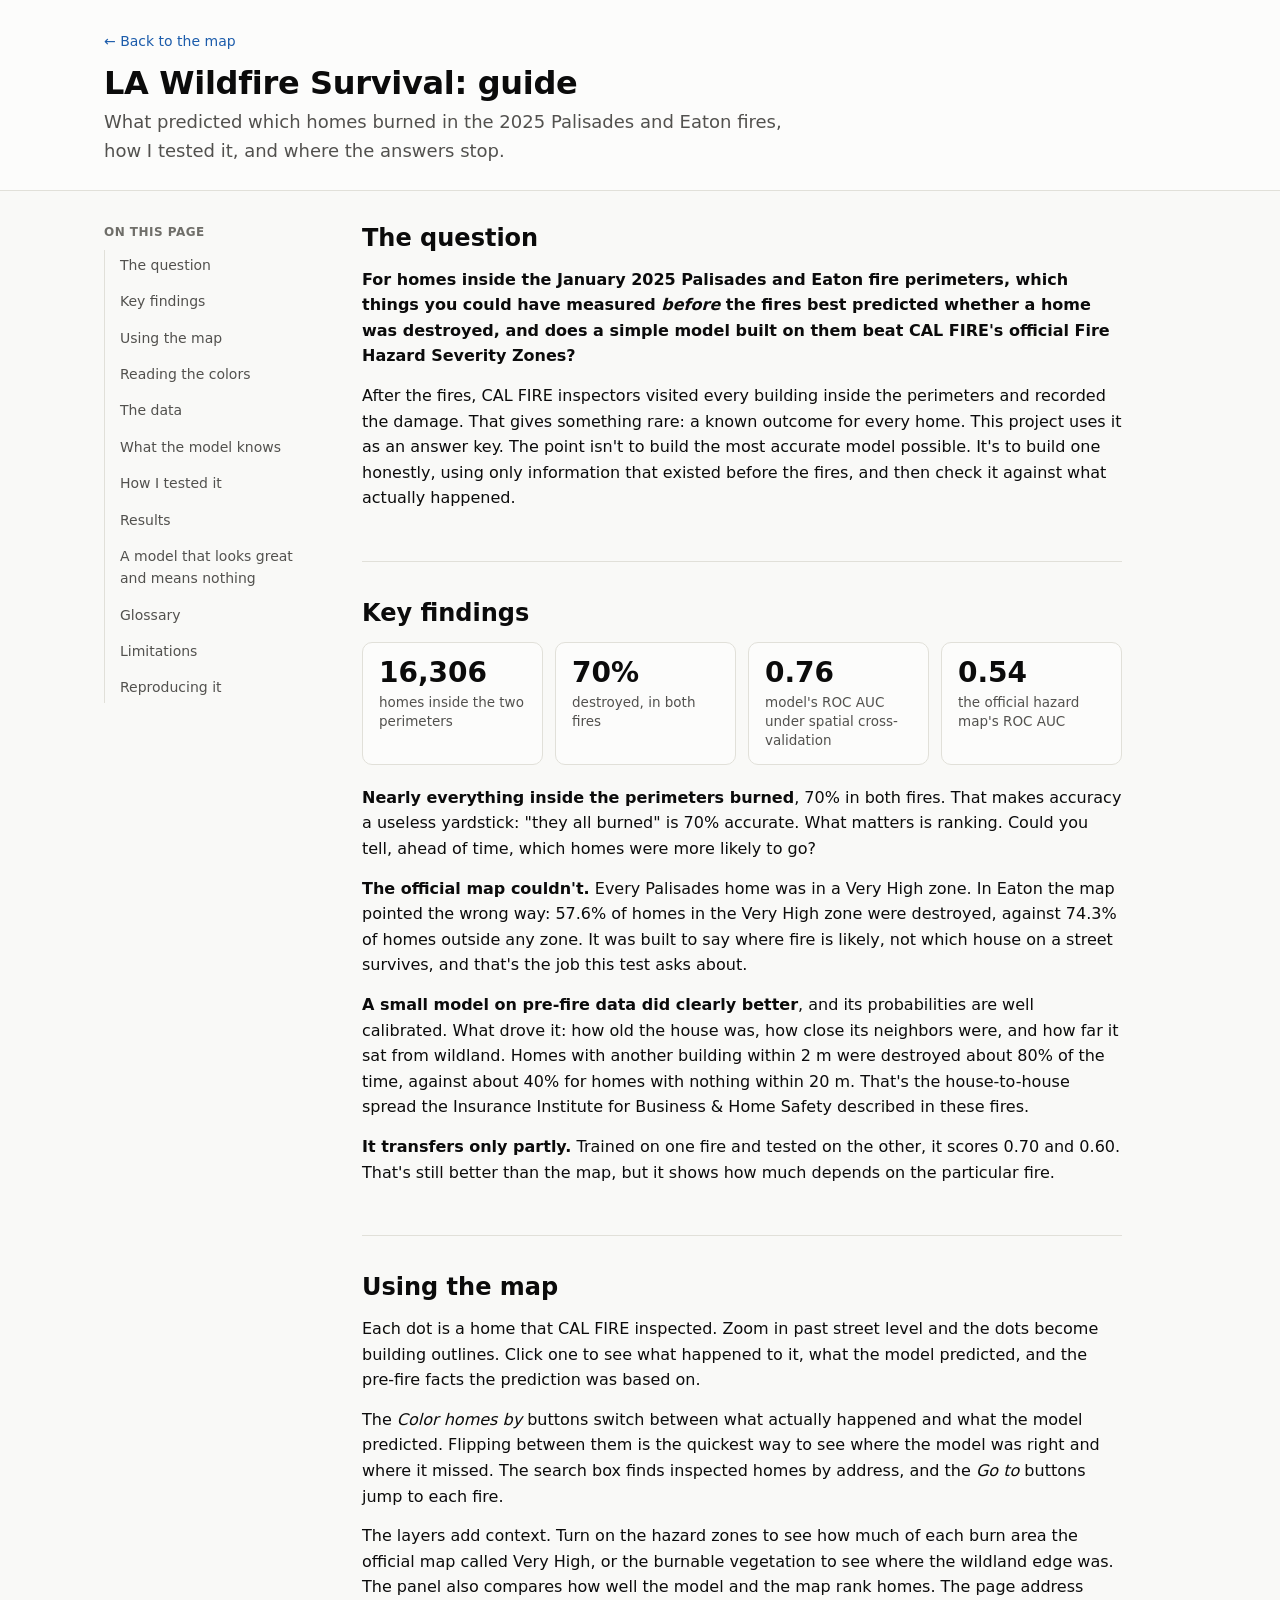
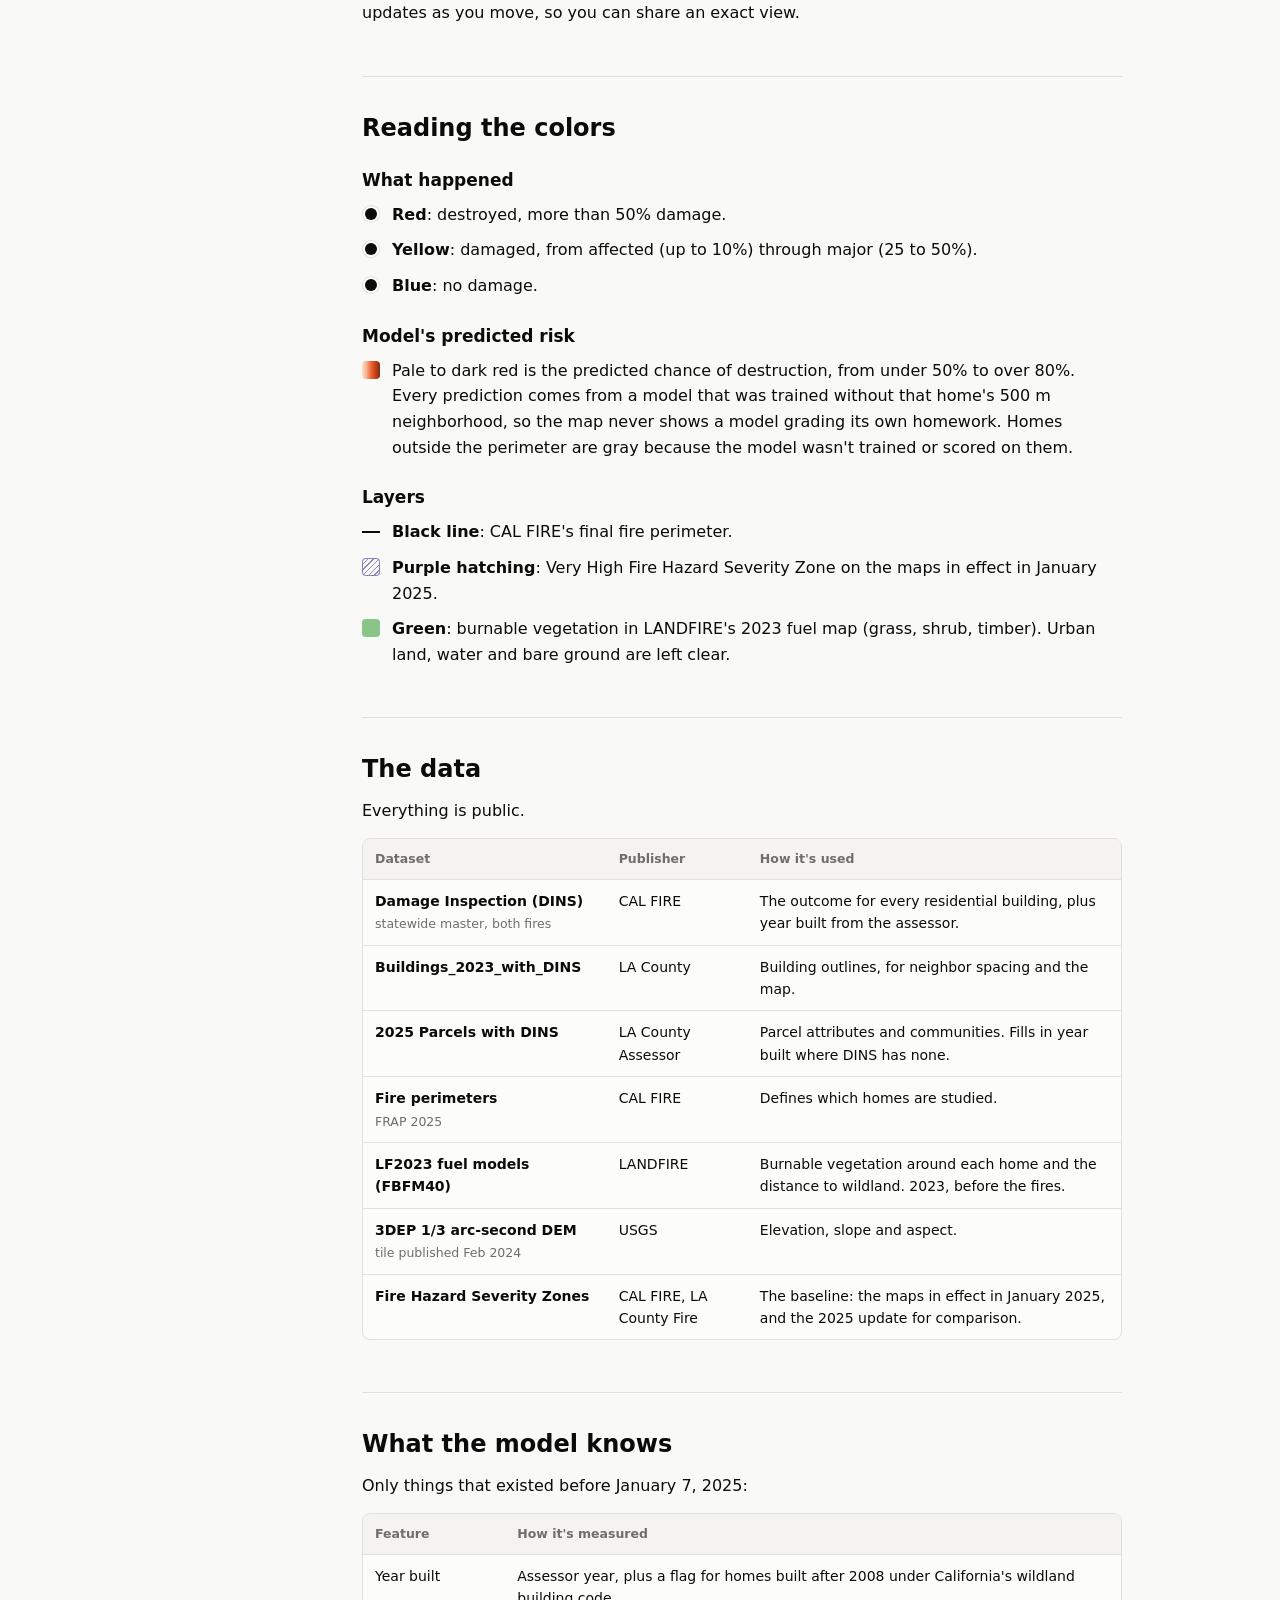
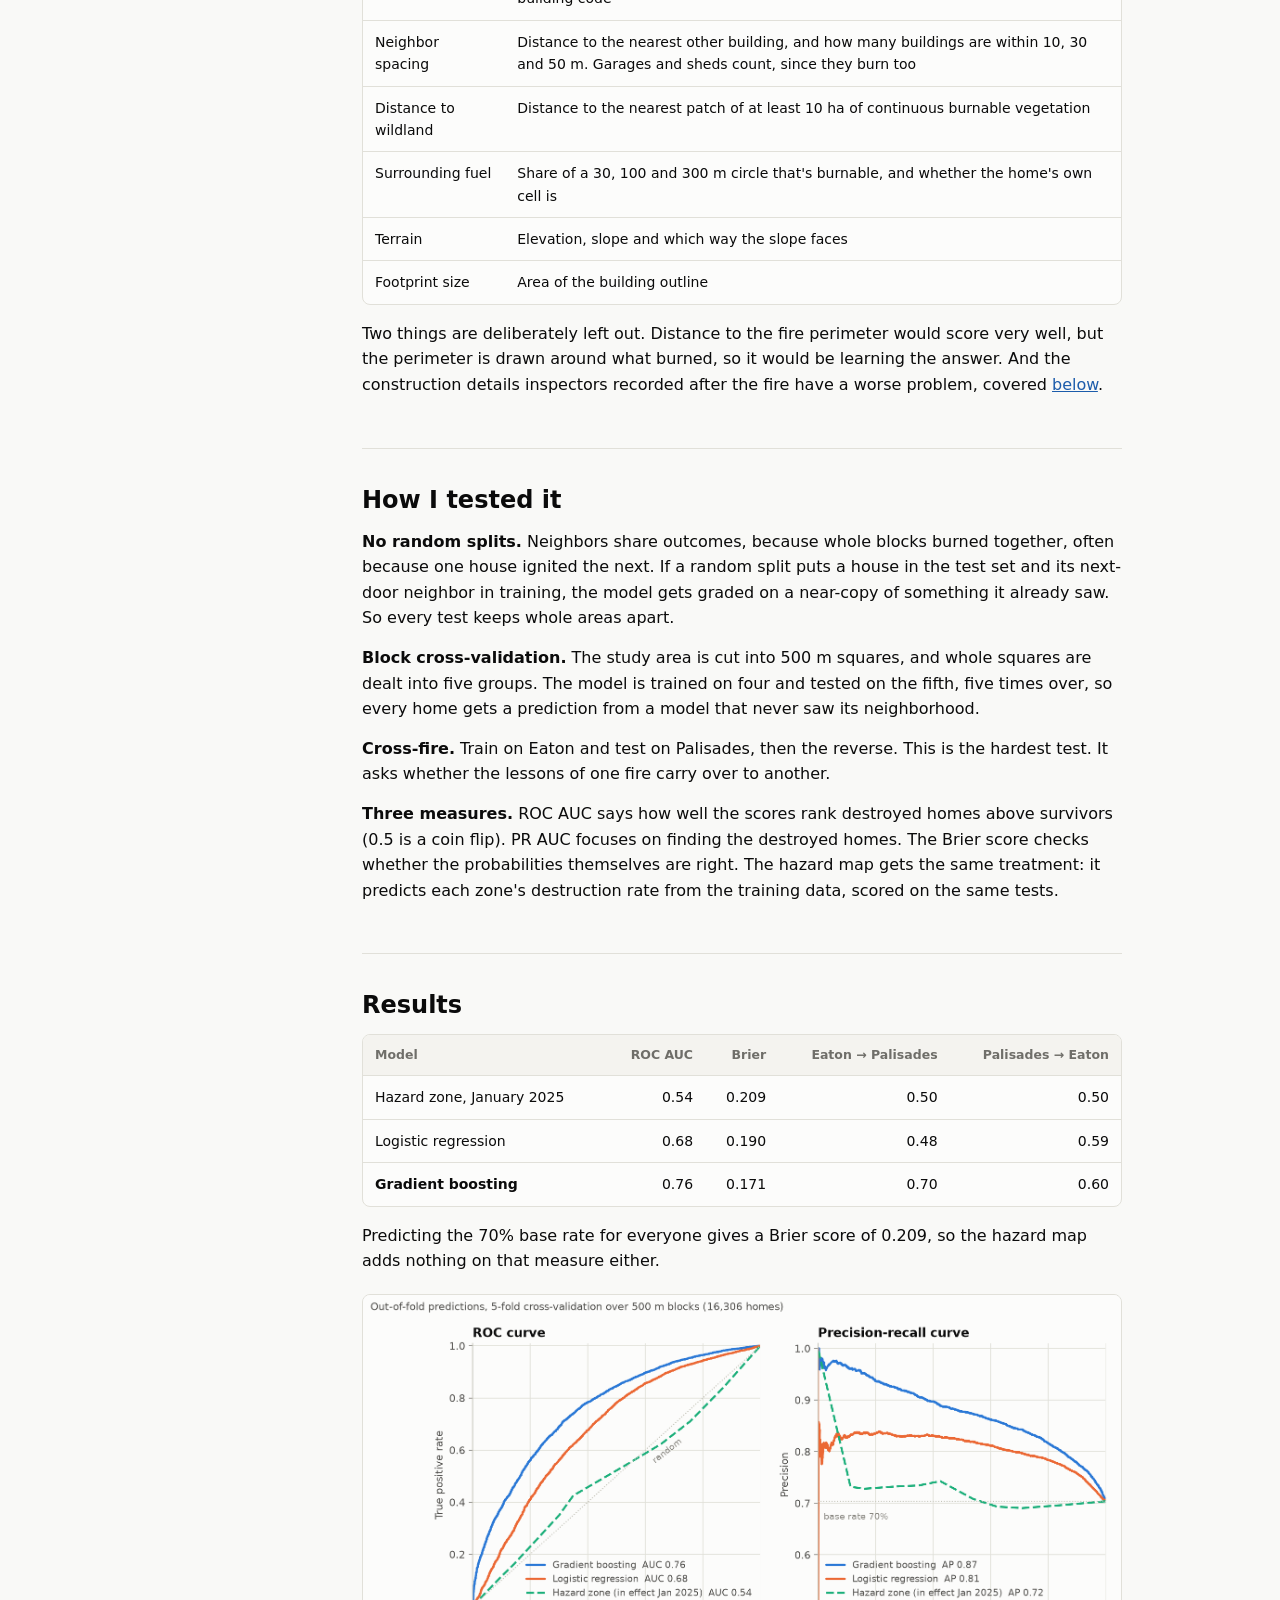
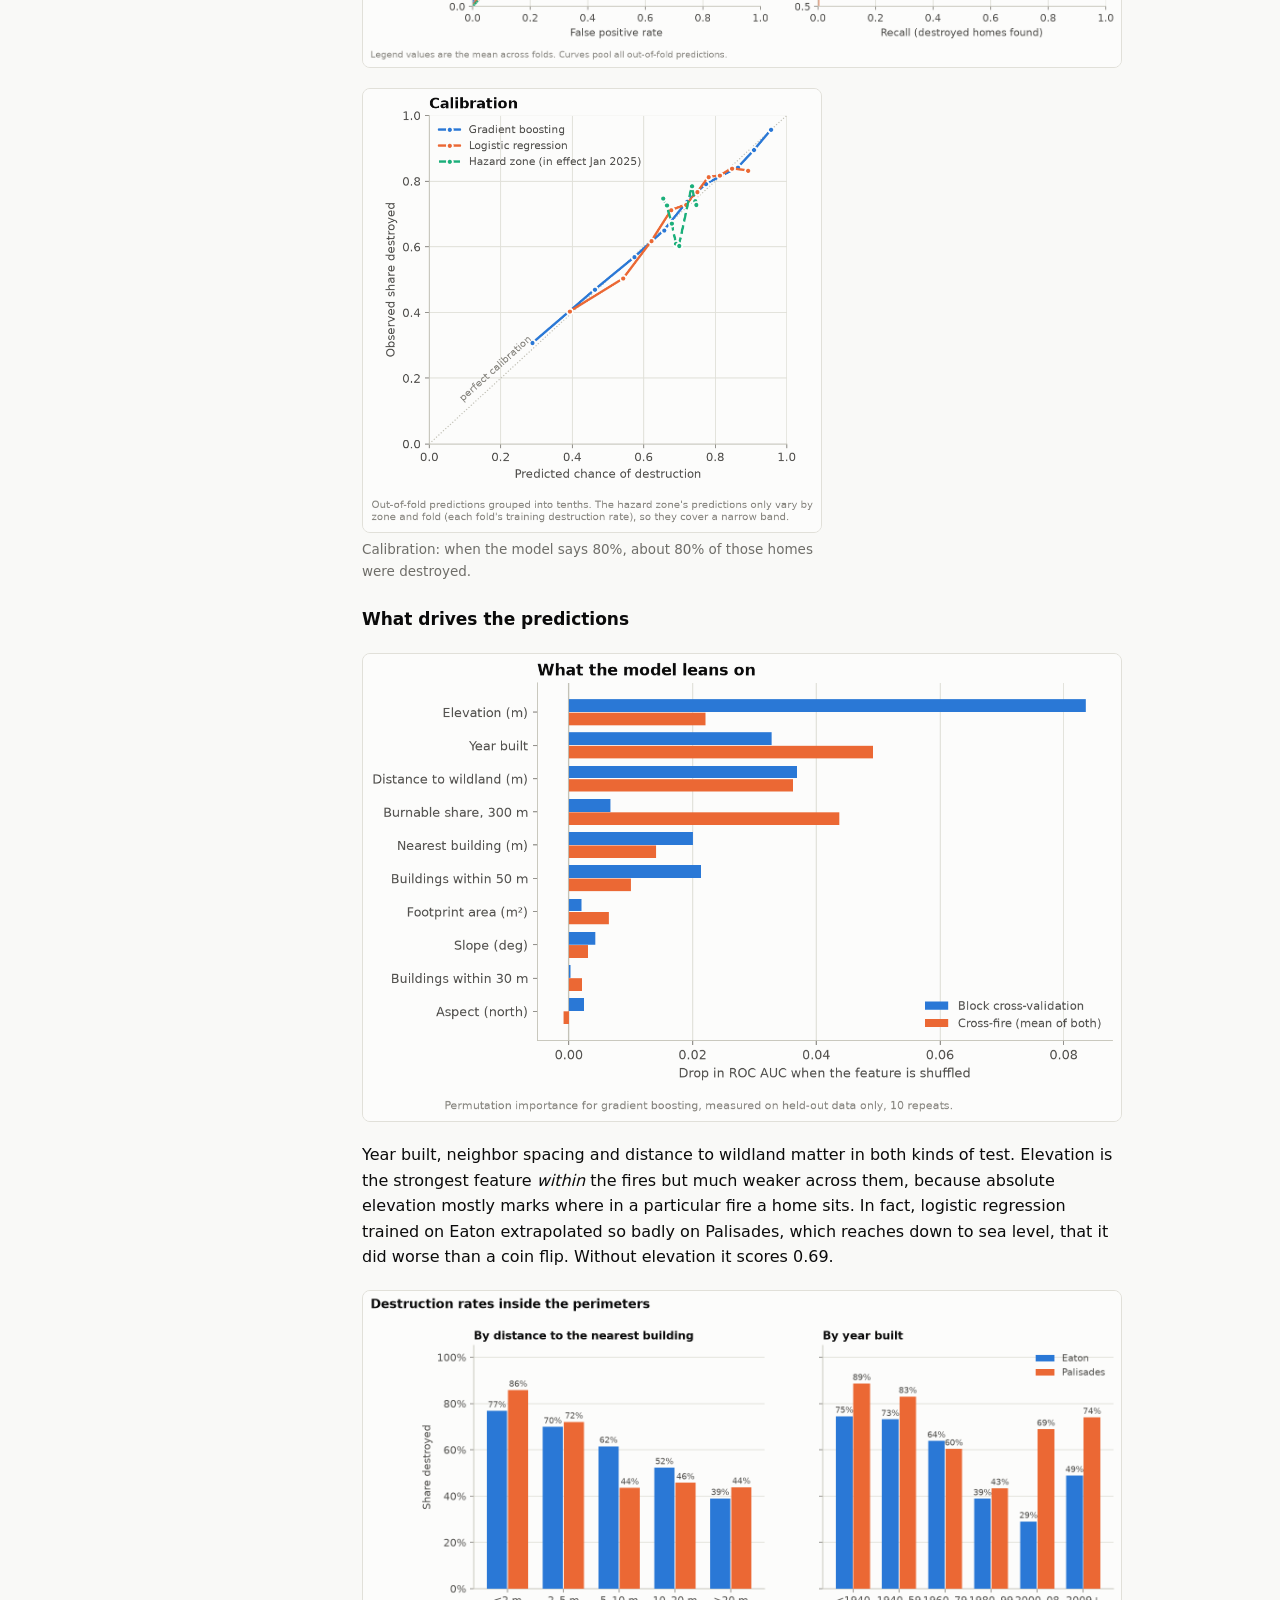
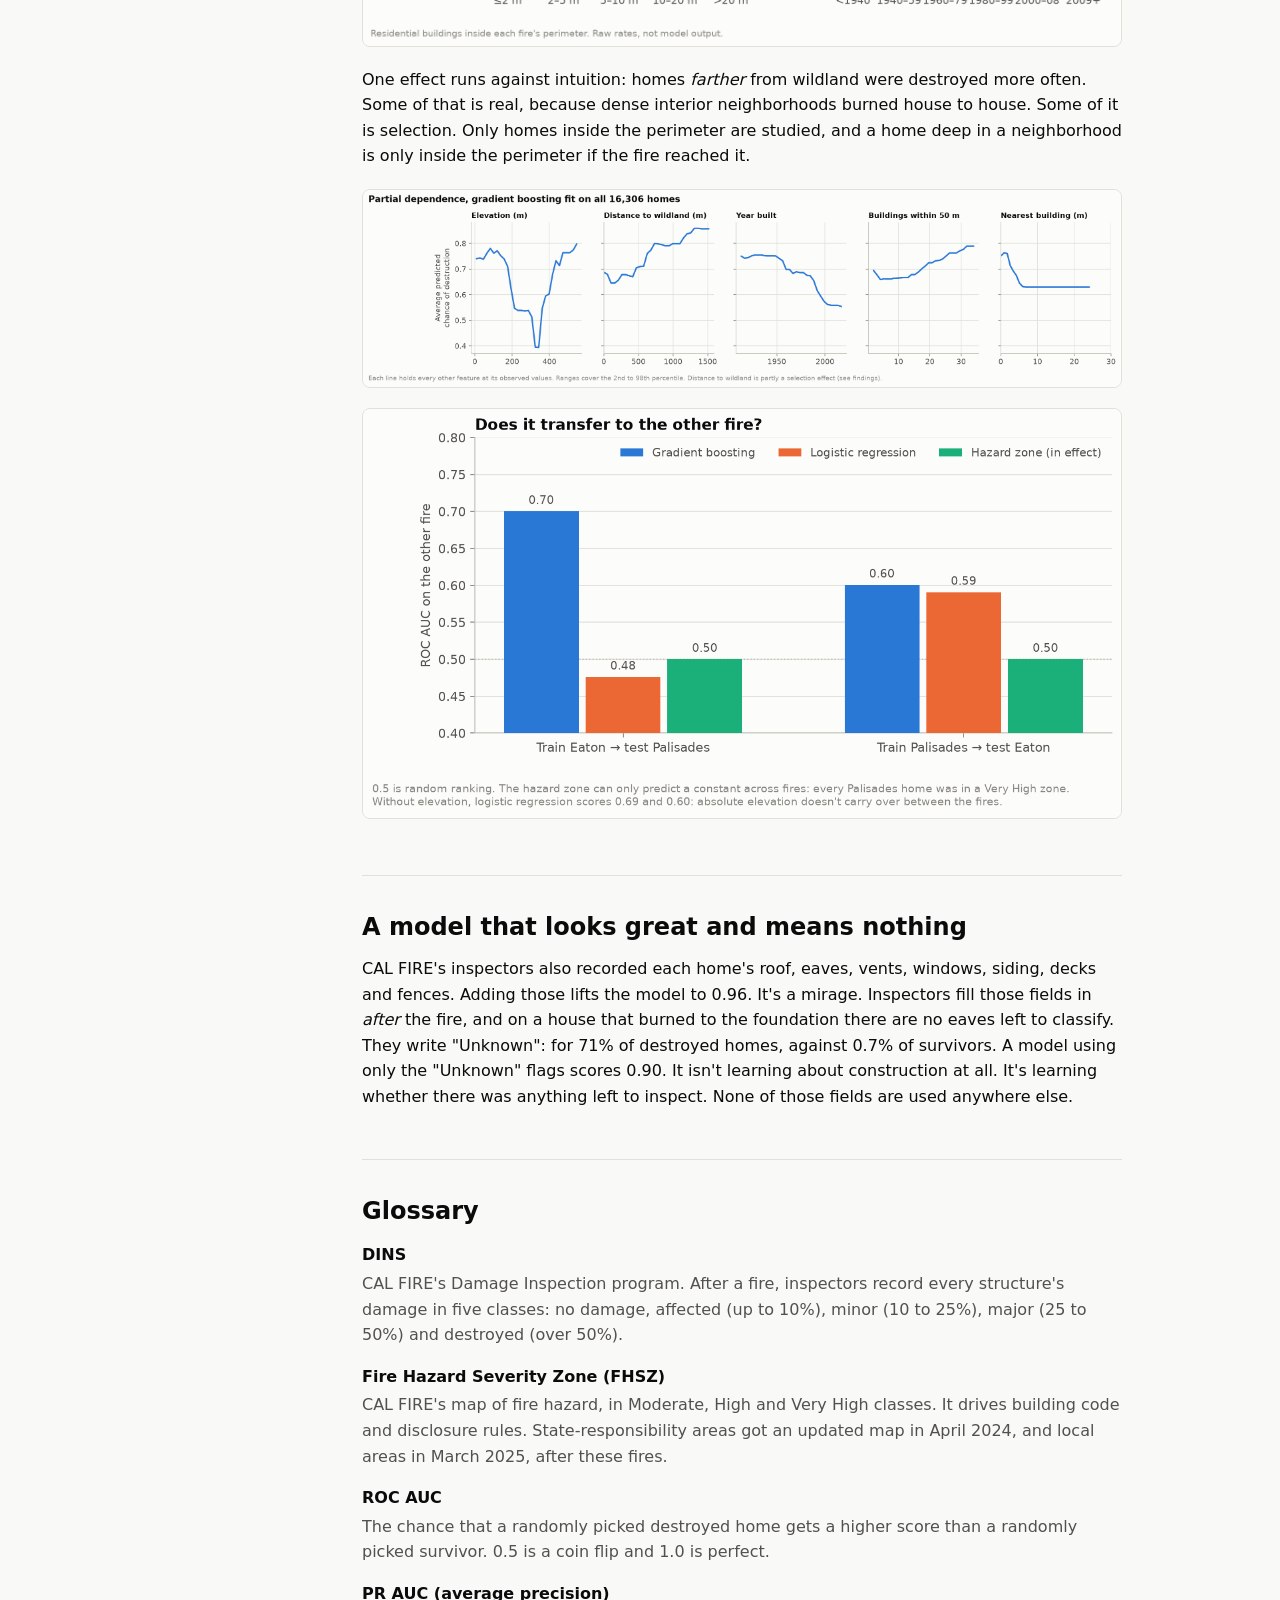
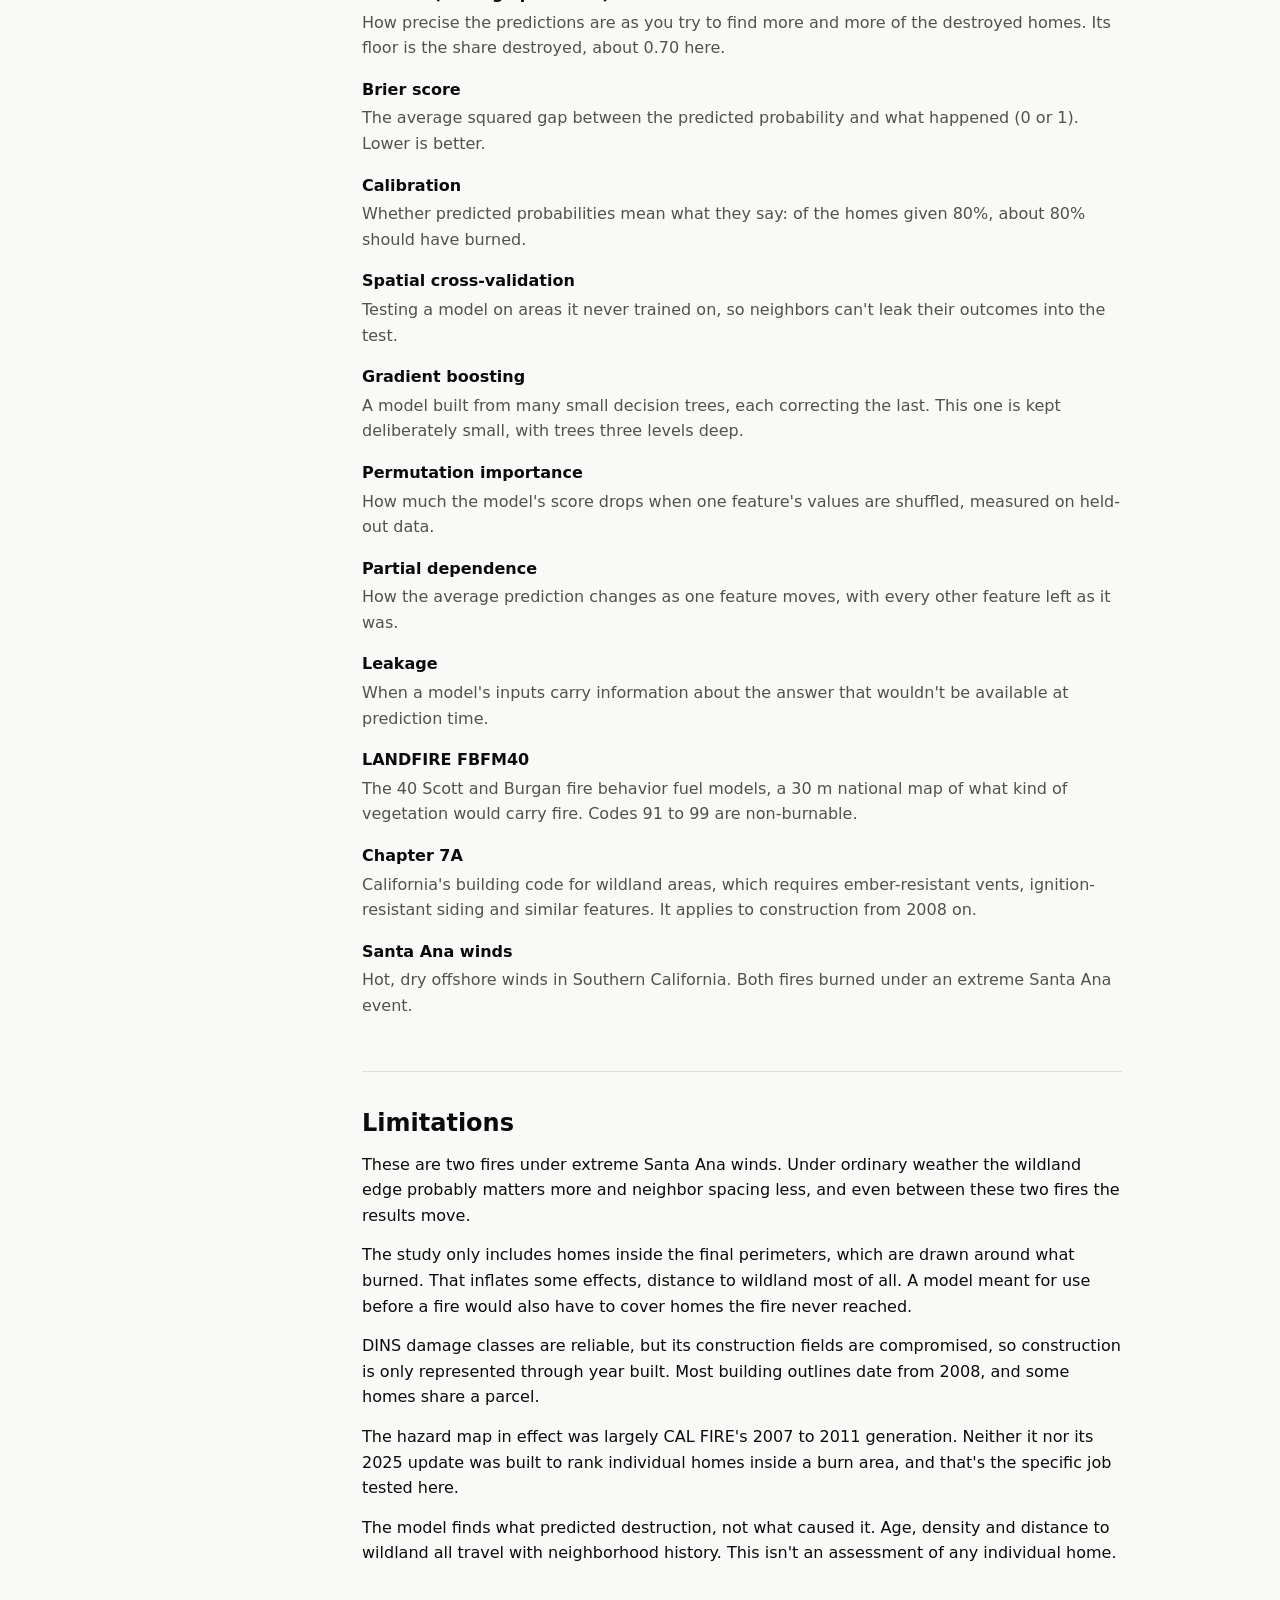
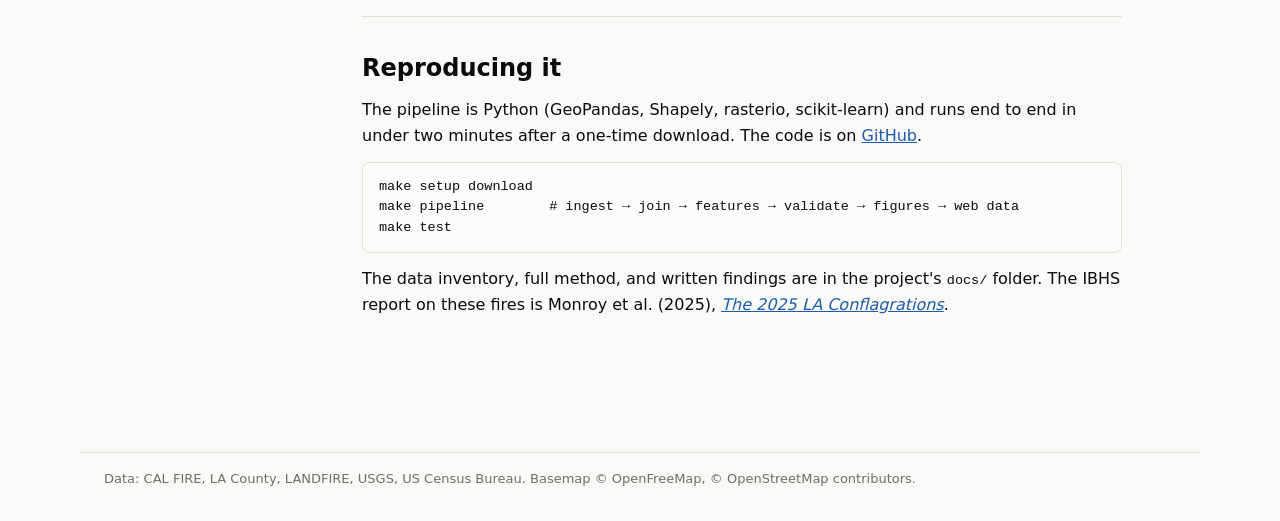
<file: web/guide.html>
<!doctype html>
<html lang="en">
<head>
  <meta charset="utf-8">
  <meta name="viewport" content="width=device-width, initial-scale=1">
  <title>Wildfire Survival Guide</title>
  <meta name="description" content="How the LA Wildfire Survival map and model work: the data, the validation, the results, and their limits.">
  <link rel="icon" href="data:image/svg+xml,%3Csvg xmlns='http://www.w3.org/2000/svg' viewBox='0 0 16 16'%3E%3Cpath d='M8 1c1 3 4 4 4 8a4 4 0 0 1-8 0c0-2 1-3 2-4 0 2 1 3 2 3 0-3-1-5 0-7z' fill='%23e34948'/%3E%3C/svg%3E">
  <link rel="stylesheet" href="guide.css">
</head>
<body>
  <header class="top">
    <div class="wrap">
      <a class="back" href="index.html">← Back to the map</a>
      <h1>LA Wildfire Survival: guide</h1>
      <p class="lede">What predicted which homes burned in the 2025 Palisades and Eaton fires, how I tested it, and
        where the answers stop.</p>
    </div>
  </header>

  <div class="wrap layout">
    <nav class="toc" aria-label="On this page">
      <p class="toc-title">On this page</p>
      <ol>
        <li><a href="#question">The question</a></li>
        <li><a href="#findings">Key findings</a></li>
        <li><a href="#using">Using the map</a></li>
        <li><a href="#colors">Reading the colors</a></li>
        <li><a href="#data">The data</a></li>
        <li><a href="#features">What the model knows</a></li>
        <li><a href="#validation">How I tested it</a></li>
        <li><a href="#results">Results</a></li>
        <li><a href="#leakage">A model that looks great and means nothing</a></li>
        <li><a href="#glossary">Glossary</a></li>
        <li><a href="#limits">Limitations</a></li>
        <li><a href="#reproduce">Reproducing it</a></li>
      </ol>
    </nav>

    <main>
      <section id="question">
        <h2>The question</h2>
        <p><strong>For homes inside the January 2025 Palisades and Eaton fire perimeters, which things you could
          have measured <em>before</em> the fires best predicted whether a home was destroyed, and does a simple model
          built on them beat CAL FIRE's official Fire Hazard Severity Zones?</strong></p>
        <p>After the fires, CAL FIRE inspectors visited every building inside the perimeters and recorded the damage.
          That gives something rare: a known outcome for every home. This project uses it as an answer key. The point
          isn't to build the most accurate model possible. It's to build one honestly, using only information that
          existed before the fires, and then check it against what actually happened.</p>
      </section>

      <section id="findings">
        <h2>Key findings</h2>
        <div class="tiles">
          <div class="tile"><span class="v" data-stat="buildings">–</span><span class="l">homes inside the two perimeters</span></div>
          <div class="tile"><span class="v" data-stat="destroyed_pct" data-fmt="pct0">–</span><span class="l">destroyed, in both fires</span></div>
          <div class="tile"><span class="v" data-stat="auc.hgb" data-fmt="dec2">–</span><span class="l">model's ROC AUC under spatial cross-validation</span></div>
          <div class="tile"><span class="v" data-stat="auc.fhsz_in_effect" data-fmt="dec2">–</span><span class="l">the official hazard map's ROC AUC</span></div>
        </div>
        <p><strong>Nearly everything inside the perimeters burned</strong>, 70% in both fires. That makes accuracy a
          useless yardstick: "they all burned" is 70% accurate. What matters is ranking. Could you tell, ahead of time,
          which homes were more likely to go?</p>
        <p><strong>The official map couldn't.</strong> Every Palisades home was in a Very High zone. In Eaton the map
          pointed the wrong way: <span data-stat="zone_rates_eaton.Very High" data-fmt="pct1raw">–</span> of homes in
          the Very High zone were destroyed, against <span data-stat="zone_rates_eaton.Not in a zone" data-fmt="pct1raw">–</span>
          of homes outside any zone. It was built to say where fire is likely, not which house on a street survives,
          and that's the job this test asks about.</p>
        <p><strong>A small model on pre-fire data did clearly better</strong>, and its probabilities are well
          calibrated. What drove it: how old the house was, how close its neighbors were, and how far it sat from
          wildland. Homes with another building within 2 m were destroyed about 80% of the time, against about 40% for
          homes with nothing within 20 m. That's the house-to-house spread the Insurance Institute for Business &amp;
          Home Safety described in these fires.</p>
        <p><strong>It transfers only partly.</strong> Trained on one fire and tested on the other, it scores
          <span data-stat="xfire.eaton->palisades.hgb" data-fmt="dec2">–</span> and
          <span data-stat="xfire.palisades->eaton.hgb" data-fmt="dec2">–</span>. That's still better than the map, but
          it shows how much depends on the particular fire.</p>
      </section>

      <section id="using">
        <h2>Using the map</h2>
        <p>Each dot is a home that CAL FIRE inspected. Zoom in past street level and the dots become building outlines.
          Click one to see what happened to it, what the model predicted, and the pre-fire facts the prediction was
          based on.</p>
        <p>The <em>Color homes by</em> buttons switch between what actually happened and what the model predicted.
          Flipping between them is the quickest way to see where the model was right and where it missed. The search
          box finds inspected homes by address, and the <em>Go to</em> buttons jump to each fire.</p>
        <p>The layers add context. Turn on the hazard zones to see how much of each burn area the official map called
          Very High, or the burnable vegetation to see where the wildland edge was. The panel also compares how well
          the model and the map rank homes. The page address updates as you move, so you can share an exact view.</p>
      </section>

      <section id="colors">
        <h2>Reading the colors</h2>
        <h3>What happened</h3>
        <ul class="keys">
          <li><span class="sw dot" style="--c:#e34948"></span><div><strong>Red</strong>: destroyed, more than 50% damage.</div></li>
          <li><span class="sw dot" style="--c:#eda100"></span><div><strong>Yellow</strong>: damaged, from affected (up to 10%) through major (25 to 50%).</div></li>
          <li><span class="sw dot" style="--c:#2a78d6"></span><div><strong>Blue</strong>: no damage.</div></li>
        </ul>
        <h3>Model's predicted risk</h3>
        <ul class="keys">
          <li><span class="sw" style="--c:linear-gradient(90deg,#fbe3cf,#f5b08f,#eb6834,#c4401b,#7f2a10)"></span><div>Pale to dark
            red is the predicted chance of destruction, from under 50% to over 80%. Every prediction comes from a model
            that was trained without that home's 500 m neighborhood, so the map never shows a model grading its own
            homework. Homes outside the perimeter are gray because the model wasn't trained or scored on them.</div></li>
        </ul>
        <h3>Layers</h3>
        <ul class="keys">
          <li><span class="sw line"></span><div><strong>Black line</strong>: CAL FIRE's final fire perimeter.</div></li>
          <li><span class="sw hatch zone"></span><div><strong>Purple hatching</strong>: Very High Fire Hazard Severity Zone
            on the maps in effect in January 2025.</div></li>
          <li><span class="sw" style="--c:rgba(0,131,0,0.45)"></span><div><strong>Green</strong>: burnable vegetation in
            LANDFIRE's 2023 fuel map (grass, shrub, timber). Urban land, water and bare ground are left clear.</div></li>
        </ul>
      </section>

      <section id="data">
        <h2>The data</h2>
        <p>Everything is public.</p>
        <div class="table-wrap">
        <table>
          <thead><tr><th scope="col">Dataset</th><th scope="col">Publisher</th><th scope="col">How it's used</th></tr></thead>
          <tbody>
            <tr><td><strong>Damage Inspection (DINS)</strong><br><span class="id">statewide master, both fires</span></td><td>CAL FIRE</td>
              <td>The outcome for every residential building, plus year built from the assessor.</td></tr>
            <tr><td><strong>Buildings_2023_with_DINS</strong></td><td>LA County</td>
              <td>Building outlines, for neighbor spacing and the map.</td></tr>
            <tr><td><strong>2025 Parcels with DINS</strong></td><td>LA County Assessor</td>
              <td>Parcel attributes and communities. Fills in year built where DINS has none.</td></tr>
            <tr><td><strong>Fire perimeters</strong><br><span class="id">FRAP 2025</span></td><td>CAL FIRE</td>
              <td>Defines which homes are studied.</td></tr>
            <tr><td><strong>LF2023 fuel models (FBFM40)</strong></td><td>LANDFIRE</td>
              <td>Burnable vegetation around each home and the distance to wildland. 2023, before the fires.</td></tr>
            <tr><td><strong>3DEP 1/3 arc-second DEM</strong><br><span class="id">tile published Feb 2024</span></td><td>USGS</td>
              <td>Elevation, slope and aspect.</td></tr>
            <tr><td><strong>Fire Hazard Severity Zones</strong></td><td>CAL FIRE, LA County Fire</td>
              <td>The baseline: the maps in effect in January 2025, and the 2025 update for comparison.</td></tr>
          </tbody>
        </table>
        </div>
      </section>

      <section id="features">
        <h2>What the model knows</h2>
        <p>Only things that existed before January 7, 2025:</p>
        <div class="table-wrap">
        <table>
          <thead><tr><th scope="col">Feature</th><th scope="col">How it's measured</th></tr></thead>
          <tbody>
            <tr><td>Year built</td><td>Assessor year, plus a flag for homes built after 2008 under California's wildland building code</td></tr>
            <tr><td>Neighbor spacing</td><td>Distance to the nearest other building, and how many buildings are within 10, 30 and 50 m. Garages and sheds count, since they burn too</td></tr>
            <tr><td>Distance to wildland</td><td>Distance to the nearest patch of at least 10 ha of continuous burnable vegetation</td></tr>
            <tr><td>Surrounding fuel</td><td>Share of a 30, 100 and 300 m circle that's burnable, and whether the home's own cell is</td></tr>
            <tr><td>Terrain</td><td>Elevation, slope and which way the slope faces</td></tr>
            <tr><td>Footprint size</td><td>Area of the building outline</td></tr>
          </tbody>
        </table>
        </div>
        <p>Two things are deliberately left out. Distance to the fire perimeter would score very well, but the
          perimeter is drawn around what burned, so it would be learning the answer. And the construction details
          inspectors recorded after the fire have a worse problem, covered <a href="#leakage">below</a>.</p>
      </section>

      <section id="validation">
        <h2>How I tested it</h2>
        <p><strong>No random splits.</strong> Neighbors share outcomes, because whole blocks burned together, often
          because one house ignited the next. If a random split puts a house in the test set and its next-door neighbor
          in training, the model gets graded on a near-copy of something it already saw. So every test keeps whole
          areas apart.</p>
        <p><strong>Block cross-validation.</strong> The study area is cut into 500 m squares, and whole squares are
          dealt into five groups. The model is trained on four and tested on the fifth, five times over, so every home
          gets a prediction from a model that never saw its neighborhood.</p>
        <p><strong>Cross-fire.</strong> Train on Eaton and test on Palisades, then the reverse. This is the hardest
          test. It asks whether the lessons of one fire carry over to another.</p>
        <p><strong>Three measures.</strong> ROC AUC says how well the scores rank destroyed homes above survivors (0.5
          is a coin flip). PR AUC focuses on finding the destroyed homes. The Brier score checks whether the
          probabilities themselves are right. The hazard map gets the same treatment: it predicts each zone's
          destruction rate from the training data, scored on the same tests.</p>
      </section>

      <section id="results">
        <h2>Results</h2>
        <div class="table-wrap">
        <table>
          <thead><tr><th scope="col">Model</th><th scope="col" class="num">ROC AUC</th><th scope="col" class="num">Brier</th><th scope="col" class="num">Eaton → Palisades</th><th scope="col" class="num">Palisades → Eaton</th></tr></thead>
          <tbody>
            <tr><td>Hazard zone, January 2025</td><td class="num" data-stat="auc.fhsz_in_effect" data-fmt="dec2">–</td><td class="num" data-stat="brier.fhsz_in_effect" data-fmt="dec3">–</td><td class="num" data-stat="xfire.eaton->palisades.fhsz_in_effect" data-fmt="dec2">–</td><td class="num" data-stat="xfire.palisades->eaton.fhsz_in_effect" data-fmt="dec2">–</td></tr>
            <tr><td>Logistic regression</td><td class="num" data-stat="auc.logistic" data-fmt="dec2">–</td><td class="num" data-stat="brier.logistic" data-fmt="dec3">–</td><td class="num" data-stat="xfire.eaton->palisades.logistic" data-fmt="dec2">–</td><td class="num" data-stat="xfire.palisades->eaton.logistic" data-fmt="dec2">–</td></tr>
            <tr><td><strong>Gradient boosting</strong></td><td class="num" data-stat="auc.hgb" data-fmt="dec2">–</td><td class="num" data-stat="brier.hgb" data-fmt="dec3">–</td><td class="num" data-stat="xfire.eaton->palisades.hgb" data-fmt="dec2">–</td><td class="num" data-stat="xfire.palisades->eaton.hgb" data-fmt="dec2">–</td></tr>
          </tbody>
        </table>
        </div>
        <p>Predicting the 70% base rate for everyone gives a Brier score of <span data-stat="brier.constant" data-fmt="dec3">–</span>,
          so the hazard map adds nothing on that measure either.</p>
        <figure><img src="img/fig1_roc_pr.png" alt="ROC and precision-recall curves. Gradient boosting ROC AUC 0.76 and average precision 0.87, logistic regression 0.68 and 0.81, hazard zone 0.54 and 0.72, close to the diagonal." loading="lazy"></figure>
        <figure class="narrow"><img src="img/fig2_calibration.png" alt="Calibration plot. Gradient boosting and logistic regression points fall close to the diagonal from about 30% to 95% predicted. The hazard zone's predictions cluster between 65% and 75%." loading="lazy">
          <figcaption>Calibration: when the model says 80%, about 80% of those homes were destroyed.</figcaption></figure>
        <h3>What drives the predictions</h3>
        <figure><img src="img/fig4_importance.png" alt="Permutation importance bars. In block cross-validation, elevation leads, then distance to wildland, year built, buildings within 50 m and nearest building. Across fires, year built leads, then burnable share within 300 m and distance to wildland." loading="lazy"></figure>
        <p>Year built, neighbor spacing and distance to wildland matter in both kinds of test. Elevation is the
          strongest feature <em>within</em> the fires but much weaker across them, because absolute elevation mostly
          marks where in a particular fire a home sits. In fact, logistic regression trained on Eaton extrapolated so
          badly on Palisades, which reaches down to sea level, that it did worse than a coin flip. Without elevation it
          scores <span data-stat="xfire_logistic_no_elev.eaton->palisades" data-fmt="dec2">–</span>.</p>
        <figure><img src="img/fig6_destruction_rates.png" alt="Bar charts of destruction rates. By nearest-building distance, rates fall from 77% and 86% within 2 m to 39% and 44% beyond 20 m. By year built, older homes burned more, with exceptions among the newest Palisades homes." loading="lazy"></figure>
        <p>One effect runs against intuition: homes <em>farther</em> from wildland were destroyed more often. Some of
          that is real, because dense interior neighborhoods burned house to house. Some of it is selection. Only homes
          inside the perimeter are studied, and a home deep in a neighborhood is only inside the perimeter if the fire
          reached it.</p>
        <figure><img src="img/fig5_partial_dependence.png" alt="Partial dependence curves. Predicted destruction rises with distance to wildland and with buildings within 50 m, falls for homes built after about 1960, and drops once the nearest building is more than about 5 m away." loading="lazy"></figure>
        <figure><img src="img/fig3_cross_fire.png" alt="Cross-fire bars. Train Eaton, test Palisades: gradient boosting 0.70, logistic 0.48, hazard zone 0.50. Train Palisades, test Eaton: 0.60, 0.59, 0.50." loading="lazy"></figure>
      </section>

      <section id="leakage">
        <h2>A model that looks great and means nothing</h2>
        <p>CAL FIRE's inspectors also recorded each home's roof, eaves, vents, windows, siding, decks and fences.
          Adding those lifts the model to <span data-stat="leakage_auc.pre_plus_post_fire" data-fmt="dec2">–</span>.
          It's a mirage. Inspectors fill those fields in <em>after</em> the fire, and on a house that burned to the
          foundation there are no eaves left to classify. They write "Unknown": for 71% of destroyed homes, against
          0.7% of survivors. A model using only the "Unknown" flags scores
          <span data-stat="leakage_auc.unknown_flags_only_logistic" data-fmt="dec2">–</span>. It isn't learning about
          construction at all. It's learning whether there was anything left to inspect. None of those fields are used
          anywhere else.</p>
      </section>

      <section id="glossary">
        <h2>Glossary</h2>
        <dl class="glossary">
          <dt>DINS</dt>
          <dd>CAL FIRE's Damage Inspection program. After a fire, inspectors record every structure's damage in five
            classes: no damage, affected (up to 10%), minor (10 to 25%), major (25 to 50%) and destroyed (over 50%).</dd>
          <dt>Fire Hazard Severity Zone (FHSZ)</dt>
          <dd>CAL FIRE's map of fire hazard, in Moderate, High and Very High classes. It drives building code and
            disclosure rules. State-responsibility areas got an updated map in April 2024, and local areas in March 2025,
            after these fires.</dd>
          <dt>ROC AUC</dt>
          <dd>The chance that a randomly picked destroyed home gets a higher score than a randomly picked survivor.
            0.5 is a coin flip and 1.0 is perfect.</dd>
          <dt>PR AUC (average precision)</dt>
          <dd>How precise the predictions are as you try to find more and more of the destroyed homes. Its floor is the
            share destroyed, about 0.70 here.</dd>
          <dt>Brier score</dt>
          <dd>The average squared gap between the predicted probability and what happened (0 or 1). Lower is better.</dd>
          <dt>Calibration</dt>
          <dd>Whether predicted probabilities mean what they say: of the homes given 80%, about 80% should have burned.</dd>
          <dt>Spatial cross-validation</dt>
          <dd>Testing a model on areas it never trained on, so neighbors can't leak their outcomes into the test.</dd>
          <dt>Gradient boosting</dt>
          <dd>A model built from many small decision trees, each correcting the last. This one is kept deliberately
            small, with trees three levels deep.</dd>
          <dt>Permutation importance</dt>
          <dd>How much the model's score drops when one feature's values are shuffled, measured on held-out data.</dd>
          <dt>Partial dependence</dt>
          <dd>How the average prediction changes as one feature moves, with every other feature left as it was.</dd>
          <dt>Leakage</dt>
          <dd>When a model's inputs carry information about the answer that wouldn't be available at prediction time.</dd>
          <dt>LANDFIRE FBFM40</dt>
          <dd>The 40 Scott and Burgan fire behavior fuel models, a 30 m national map of what kind of vegetation would
            carry fire. Codes 91 to 99 are non-burnable.</dd>
          <dt>Chapter 7A</dt>
          <dd>California's building code for wildland areas, which requires ember-resistant vents, ignition-resistant
            siding and similar features. It applies to construction from 2008 on.</dd>
          <dt>Santa Ana winds</dt>
          <dd>Hot, dry offshore winds in Southern California. Both fires burned under an extreme Santa Ana event.</dd>
        </dl>
      </section>

      <section id="limits">
        <h2>Limitations</h2>
        <p>These are two fires under extreme Santa Ana winds. Under ordinary weather the wildland edge probably matters
          more and neighbor spacing less, and even between these two fires the results move.</p>
        <p>The study only includes homes inside the final perimeters, which are drawn around what burned. That
          inflates some effects, distance to wildland most of all. A model meant for use before a fire would also have
          to cover homes the fire never reached.</p>
        <p>DINS damage classes are reliable, but its construction fields are compromised, so construction is only
          represented through year built. Most building outlines date from 2008, and some homes share a parcel.</p>
        <p>The hazard map in effect was largely CAL FIRE's 2007 to 2011 generation. Neither it nor its 2025 update was
          built to rank individual homes inside a burn area, and that's the specific job tested here.</p>
        <p>The model finds what predicted destruction, not what caused it. Age, density and distance to wildland all
          travel with neighborhood history. This isn't an assessment of any individual home.</p>
      </section>

      <section id="reproduce">
        <h2>Reproducing it</h2>
        <p>The pipeline is Python (GeoPandas, Shapely, rasterio, scikit-learn) and runs end to end in under two
          minutes after a one-time download. The code is on
          <a href="https://github.com/ZRiley36/la-wildfire-survival" target="_blank" rel="noopener">GitHub</a>.</p>
<pre><code>make setup download
make pipeline        # ingest → join → features → validate → figures → web data
make test</code></pre>
        <p>The data inventory, full method, and written findings are in the project's <code>docs/</code> folder. The
          IBHS report on these fires is Monroy et al. (2025), <a href="https://doi.org/10.82346/KYXN-NS13" target="_blank" rel="noopener"><em>The 2025 LA Conflagrations</em></a>.</p>
      </section>
    </main>
  </div>

  <footer class="wrap foot">Data: CAL FIRE, LA County, LANDFIRE, USGS, US Census Bureau.
    Basemap © OpenFreeMap, © OpenStreetMap contributors.</footer>

  <script>
    // Numbers come from the same stats.json the map uses, so the guide never drifts from the data.
    const get = (o, path) => path.split(".").reduce((x, k) => (x == null ? x : x[k]), o);
    const FMT = {
      int: (v) => Math.round(v).toLocaleString(),
      dec2: (v) => v.toFixed(2),
      dec3: (v) => v.toFixed(3),
      pct0: (v) => `${Math.round(v)}%`,
      pct1raw: (v) => `${v.toFixed(1)}%`,
    };
    fetch("data/stats.json").then((r) => r.json()).then((s) => {
      document.querySelectorAll("[data-stat]").forEach((el) => {
        const v = get(s, el.dataset.stat);
        if (typeof v === "number") el.textContent = FMT[el.dataset.fmt || "int"](v);
      });
    }).catch(() => {});
  </script>
</body>
</html>
</file>
<file: web/guide.css>
:root {
  color-scheme: light;
  --surface: #fcfcfb;
  --surface-2: #f4f3ef;
  --page: #f9f9f7;
  --text-primary: #0b0b0b;
  --text-secondary: #52514e;
  --text-muted: #6f6e69;
  --hairline: #e1e0d9;
  --accent: #2a78d6;
  --accent-text: #1c5cab;
}
@media (prefers-color-scheme: dark) {
  :root:not([data-theme="light"]) {
    color-scheme: dark;
    --surface: #1a1a19;
    --surface-2: #242422;
    --page: #0d0d0d;
    --text-primary: #f0efec;
    --text-secondary: #c3c2b7;
    --text-muted: #9a998f;
    --hairline: #2c2c2a;
    --accent: #3987e5;
    --accent-text: #86b6ef;
  }
}
:root[data-theme="dark"] {
  color-scheme: dark;
  --surface: #1a1a19;
  --surface-2: #242422;
  --page: #0d0d0d;
  --text-primary: #f0efec;
  --text-secondary: #c3c2b7;
  --text-muted: #9a998f;
  --hairline: #2c2c2a;
  --accent: #3987e5;
  --accent-text: #86b6ef;
}

* { box-sizing: border-box; }
html { scroll-behavior: smooth; scroll-padding-top: 16px; }
body {
  margin: 0;
  background: var(--page);
  color: var(--text-primary);
  font: 16px/1.6 system-ui, -apple-system, "Segoe UI", sans-serif;
}
a { color: var(--accent-text); }
.wrap { max-width: 1120px; margin: 0 auto; padding: 0 24px; }

.top { background: var(--surface); border-bottom: 1px solid var(--hairline); padding: 28px 0 24px; }
.back { font-size: 14px; text-decoration: none; }
.back:hover { text-decoration: underline; }
h1 { margin: 10px 0 6px; font-size: 32px; line-height: 1.2; letter-spacing: -0.01em; }
.lede { margin: 0; color: var(--text-secondary); font-size: 18px; max-width: 62ch; }

.layout { display: grid; grid-template-columns: 210px minmax(0, 1fr); gap: 48px; padding-top: 32px; padding-bottom: 48px; }
.toc { position: sticky; top: 24px; align-self: start; font-size: 14px; }
.toc-title { margin: 0 0 8px; font-size: 12px; font-weight: 600; text-transform: uppercase; letter-spacing: 0.04em; color: var(--text-muted); }
.toc ol { list-style: none; margin: 0; padding: 0; border-left: 1px solid var(--hairline); }
.toc a { display: block; padding: 4px 0 4px 14px; margin-left: -1px; color: var(--text-secondary); text-decoration: none; border-left: 2px solid transparent; }
.toc a:hover { color: var(--text-primary); border-left-color: var(--accent); }

main { max-width: 760px; }
section { padding-bottom: 36px; margin-bottom: 36px; border-bottom: 1px solid var(--hairline); }
section:last-child { border-bottom: 0; }
h2 { margin: 0 0 14px; font-size: 24px; line-height: 1.25; }
h3 { margin: 24px 0 8px; font-size: 17px; }
p, ul, ol { margin: 0 0 14px; }
li { margin-bottom: 6px; }
.note { font-size: 14px; color: var(--text-secondary); }
code, pre { font-family: ui-monospace, "SF Mono", Menlo, Consolas, monospace; font-size: 13.5px; }
pre { background: var(--surface); border: 1px solid var(--hairline); border-radius: 8px; padding: 14px 16px; overflow-x: auto; line-height: 1.5; }

.tiles { display: grid; grid-template-columns: repeat(auto-fit, minmax(160px, 1fr)); gap: 12px; margin: 4px 0 20px; }
.tile { background: var(--surface); border: 1px solid var(--hairline); border-radius: 10px; padding: 14px 16px; }
.tile .v { display: block; font-size: 28px; font-weight: 600; line-height: 1.15; }
.tile .l { display: block; margin-top: 4px; font-size: 13.5px; color: var(--text-secondary); line-height: 1.4; }

.defs dt { font-weight: 600; margin-top: 12px; }
.defs dd { margin: 2px 0 0; color: var(--text-secondary); }
.defs dd ul { margin: 6px 0 6px; }

.keys { list-style: none; padding: 0; }
.keys li { display: flex; gap: 12px; align-items: flex-start; margin-bottom: 10px; }
.sw { flex: none; width: 18px; height: 18px; margin-top: 3px; border-radius: 4px; background: var(--c); }
.sw.hatch { border: 1px solid #898781; background: repeating-linear-gradient(135deg, transparent 0 3px, #898781 3px 4px); }
.sw.dot { width: 10px; height: 10px; margin: 7px 4px 0; border-radius: 50%; background: #0b0b0b; box-shadow: 0 0 0 2px #fff, 0 0 0 3px var(--hairline); }

.table-wrap { overflow-x: auto; margin: 0 0 16px; border: 1px solid var(--hairline); border-radius: 8px; background: var(--surface); }
table { width: 100%; border-collapse: collapse; font-size: 14px; }
th { text-align: left; font-size: 12.5px; font-weight: 600; color: var(--text-muted); padding: 10px 12px; border-bottom: 1px solid var(--hairline); background: var(--surface-2); }
td { padding: 10px 12px; border-bottom: 1px solid var(--hairline); vertical-align: top; }
tr:last-child td { border-bottom: 0; }
td .id { font-size: 12.5px; color: var(--text-muted); }
.num { text-align: right; font-variant-numeric: tabular-nums; }

.steps li { margin-bottom: 10px; }

figure { margin: 20px 0; }
figure img { display: block; width: 100%; height: auto; border: 1px solid var(--hairline); border-radius: 8px; background: #fcfcfb; }
figcaption { margin-top: 6px; font-size: 13.5px; color: var(--text-muted); }

.glossary dt { font-weight: 600; margin-top: 16px; scroll-margin-top: 16px; }
.glossary dt:target { color: var(--accent-text); }
.glossary dd { margin: 3px 0 0; color: var(--text-secondary); }

.foot { padding-top: 16px; padding-bottom: 32px; font-size: 13px; color: var(--text-muted); border-top: 1px solid var(--hairline); }

@media (max-width: 860px) {
  .layout { grid-template-columns: minmax(0, 1fr); gap: 24px; padding-top: 20px; }
  .toc { position: static; }
  .toc ol { columns: 2; column-gap: 16px; }
}
@media (max-width: 520px) {
  .wrap { padding: 0 16px; }
  h1 { font-size: 26px; }
  .lede { font-size: 16px; }
  .toc ol { columns: 1; }
}


/* swatches for the map layers (match the map panel) */
.sw.hatch.zone { border-color: rgba(117, 107, 177, 0.8); background: repeating-linear-gradient(135deg, transparent 0 3px, rgba(117, 107, 177, 0.8) 3px 4px); }
.sw.dot { width: 12px; height: 12px; margin: 6px 3px 0; border-radius: 50%; box-shadow: 0 0 0 2px #fff, 0 0 0 3px var(--hairline); }
.sw.line { height: 0; margin-top: 12px; border-top: 2px solid #0b0b0b; border-radius: 0; background: none; }
figure.narrow { max-width: 460px; }
</file>
